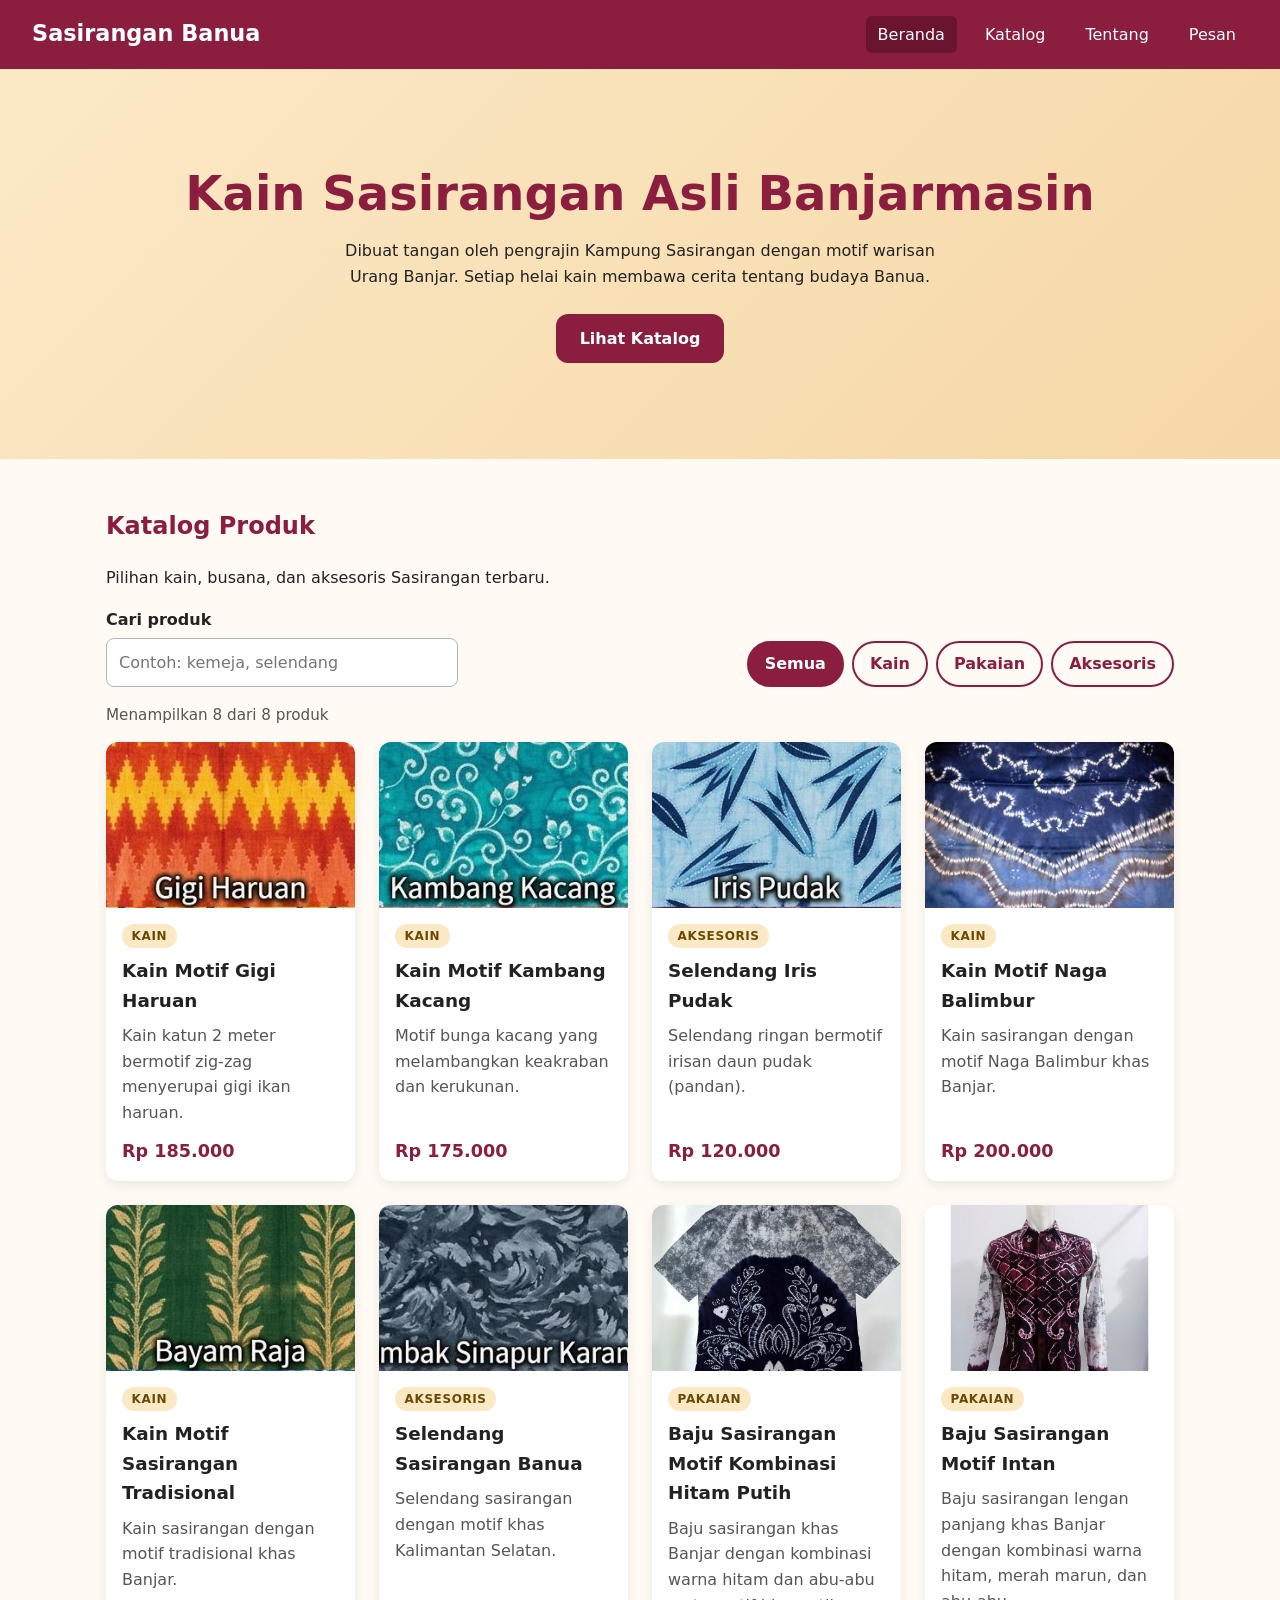
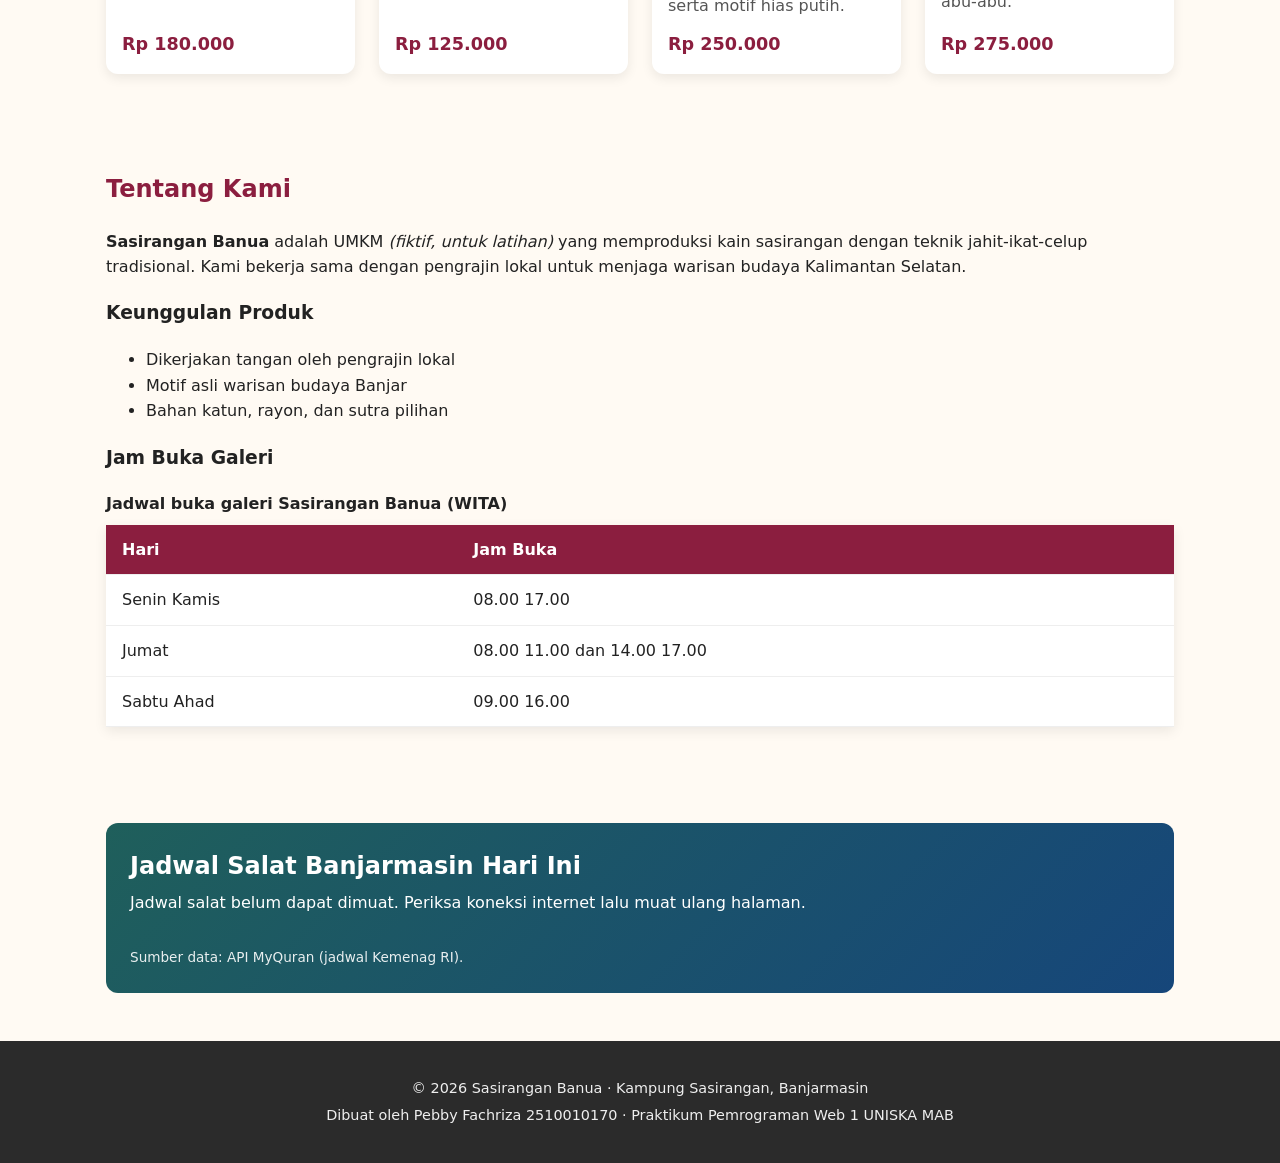
<file: index.html>
<!DOCTYPE html> 
<html lang="id"> 
<head>
<link rel="icon" type="image/x-icon" href="img/favicon.ico">
<link rel="stylesheet" href="css/style.css"> 
<script src="js/katalog.js" defer></script>
<script src="js/jadwal-salat.js" defer></script>  
  <meta charset="UTF-8"> 
  <meta name="viewport" content="width=device-width, initial-scale=1.0"> 
  <meta name="description" content="Katalog kain dan busana Sasirangan khas Banjarmasin karya pengrajin lokal."> 
  <title>Sasirangan Banua | Kain Khas Banjar</title> 
</head> 
<body> 
 <!-- ========== HEADER & NAVIGASI ========== --> 
<header class="header-situs"> 
  <p class="logo"><a href="index.html">Sasirangan Banua</a></p> 
  <nav aria-label="Navigasi utama"> 
    <ul class="menu"> 
      <li><a href="index.html" aria-current="page">Beranda</a></li> 
      <li><a href="#katalog">Katalog</a></li> 
      <li><a href="#tentang">Tentang</a></li> 
      <li><a href="kontak.html">Pesan</a></li>     </ul>   </nav> 
</header> 
<main> 
  <!-- ========== HERO ========== --> 
  <section class="hero" id="beranda"> 
    <h1>Kain Sasirangan Asli Banjarmasin</h1> 
    <p>Dibuat tangan oleh pengrajin Kampung Sasirangan dengan motif warisan Urang Banjar. 
      Setiap helai kain membawa cerita tentang budaya Banua.</p> 
    <a class="tombol" href="#katalog">Lihat Katalog</a>   </section> 
<!-- ========== KATALOG ========== --> 
<section class="bagian" id="katalog"> 
  <h2>Katalog Produk</h2> 
  <p>Pilihan kain, busana, dan aksesoris Sasirangan terbaru.</p>  
  <div class="kontrol-katalog"> 
  <div class="kolom"> 
    <label for="cari">Cari produk</label> 
    <input type="search" id="cari" placeholder="Contoh: kemeja, selendang">   </div> 
  <div class="filter" role="group" aria-label="Filter kategori"> 
    <button type="button" class="tombol-filter aktif" data-kategori="semua"       aria-pressed="true">Semua</button> 
    <button type="button" class="tombol-filter" data-kategori="kain"       aria-pressed="false">Kain</button> 
    <button type="button" class="tombol-filter" data-kategori="pakaian"       aria-pressed="false">Pakaian</button> 
    <button type="button" class="tombol-filter" data-kategori="aksesoris"       aria-pressed="false">Aksesoris</button>   </div> 
</div> 
 
<p id="info-jumlah" class="info-jumlah" aria-live="polite"></p> 
<div id="daftar-katalog" class="katalog-grid"></div> 
<noscript><p>Aktifkan JavaScript untuk melihat katalog produk.</p></noscript> 

  </div> 
</section> 
<!-- ========== TENTANG ========== --> 
  <section class="bagian" id="tentang"> 
    <h2>Tentang Kami</h2> 
    <p><strong>Sasirangan Banua</strong> adalah UMKM <em>(fiktif, untuk latihan)</em> yang       memproduksi kain sasirangan dengan teknik jahit-ikat-celup tradisional. Kami bekerja sama       dengan pengrajin lokal untuk menjaga warisan budaya Kalimantan Selatan.</p>  
    <h3>Keunggulan Produk</h3> 
    <ul> 
      <li>Dikerjakan tangan oleh pengrajin lokal</li> 
      <li>Motif asli warisan budaya Banjar</li> 
      <li>Bahan katun, rayon, dan sutra pilihan</li> 
    </ul> 
 
    <h3>Jam Buka Galeri</h3> 
    <table> 
      <caption>Jadwal buka galeri Sasirangan Banua (WITA)</caption> 
      <thead> 
        <tr> 
          <th scope="col">Hari</th> 
          <th scope="col">Jam Buka</th> 
        </tr> 
      </thead> 
      <tbody> 
        <tr> 
          <td>Senin Kamis</td> 
          <td>08.00 17.00</td> 
        </tr> 
        <tr> 
          <td>Jumat</td> 
          <td>08.00 11.00 dan 14.00 17.00</td>         </tr> 
        <tr> 
          <td>Sabtu Ahad</td> 
          <td>09.00 16.00</td> 
        </tr> 
      </tbody> 
    </table> 
  </section> 
  <!-- ========== JADWAL SALAT (data dari API) ========== --> 
<section class="bagian" id="jadwal"> 
  <div class="jadwal-salat" id="jadwal-salat"> 
    <h2>Jadwal Salat Banjarmasin Hari Ini</h2> 
    <p class="status" aria-live="polite">Memuat jadwal salat...</p>     <ul class="daftar-waktu" hidden></ul> 
    <p class="sumber">Sumber data: API MyQuran (jadwal Kemenag RI).</p> 
  </div> 
</section> 
</main> 
  <!-- ========== FOOTER ========== --> 
  <footer class="footer-situs"> 
    <p>&copy; 2026 Sasirangan Banua &middot; Kampung Sasirangan, Banjarmasin</p> 
    <p>Dibuat oleh Pebby Fachriza 2510010170 &middot; Praktikum Pemrograman Web 1 UNISKA MAB</p> 
  </footer> 
</body> 
</html> 

</body> 
</html>
</file>
<file: css/style.css>
/* =========================================================
    Sasirangan Banua — style.css
    Pendekatan: mobile-first (gaya dasar untuk HP, lalu
    disesuaikan untuk layar lebar dengan media query)
    ========================================================= */

/* ---------- 1. Variabel (custom properties) ---------- */
:root {
    --warna-utama: #8b1e3f;
    /* merah marun sasirangan */
    --warna-utama-gelap: #6a142f;
    --warna-aksen: #e0a526;
    /* kuning kunyit */
    --warna-krem: #fbe9c6;
    --warna-teks: #222222;
    --warna-teks-lembut: #555555;
    --warna-latar: #fffaf3;
    --warna-kartu: #ffffff;
    --radius: 12px;
    --bayangan: 0 4px 12px rgba(0, 0, 0, 0.08);
    --lebar-maks: 1100px;
}

/* ---------- 2. Reset ringan & dasar ---------- */
*,
*::before,
*::after {
    box-sizing: border-box;
}

html {
    scroll-behavior: smooth;
    scroll-padding-top: 7rem;
    /* agar judul tidak tertutup header sticky */
}

body {
    margin: 0;
    font-family: "Segoe UI", system-ui, -apple-system, Roboto, Arial, sans-serif;
    font-size: 1rem;
    line-height: 1.6;
    color: var(--warna-teks);
    background-color: var(--warna-latar);
}

img {
    display: block;
    max-width: 100%;
    height: auto;
}

a {
    color: var(--warna-utama);
}

/* Penanda fokus untuk pengguna keyboard — JANGAN dihapus */
a:focus-visible,
button:focus-visible,
input:focus-visible,
select:focus-visible,
textarea:focus-visible {
    outline: 3px solid var(--warna-utama-gelap);
    outline-offset: 2px;
}

/* ---------- 3. Header & navigasi (Flexbox) ---------- */
.header-situs {
    position: sticky;
    top: 0;
    z-index: 10;
    display: flex;
    flex-direction: column;
    /* HP: logo di atas menu */
    align-items: center;
    gap: 0.5rem;
    padding: 1rem;
    background-color: var(--warna-utama);
    color: #ffffff;
}

.logo {
    margin: 0;
    font-size: 1.4rem;
    font-weight: 700;
}

.logo a {
    color: inherit;
    text-decoration: none;
}

.menu {
    display: flex;
    flex-wrap: wrap;
    justify-content: center;
    gap: 0.25rem 1rem;
    margin: 0;
    padding: 0;
    list-style: none;
}

.menu a {
    display: block;
    padding: 0.35rem 0.75rem;
    border-radius: 6px;
    color: #ffffff;
    text-decoration: none;
}

.menu a:hover,
.menu a[aria-current="page"] {
    background-color: var(--warna-utama-gelap);
}

.header-situs a:focus-visible {
    outline-color: #ffffff;
    /* fokus putih agar terlihat di latar header yang gelap */
}

/* ---------- 4. Hero ---------- */
.hero {
    padding: 4rem 1rem;
    text-align: center;
    background: linear-gradient(135deg, var(--warna-krem), #f6d7a7);
}

.hero h1 {
    margin: 0 0 1rem;
    font-size: clamp(1.8rem, 5vw, 3rem);
    line-height: 1.2;
    color: var(--warna-utama);
}

.hero p {
    max-width: 40rem;
    margin: 0 auto 1.5rem;
}

/* ---------- 5. Tombol ---------- */
.tombol {
    display: inline-block;
    padding: 0.75rem 1.5rem;
    border: none;
    border-radius: var(--radius);
    background-color: var(--warna-utama);
    color: #ffffff;
    font: inherit;
    font-weight: 600;
    text-decoration: none;
    cursor: pointer;
    transition: background-color 0.2s ease, transform 0.2s ease;
}

.tombol:hover {
    background-color: var(--warna-utama-gelap);
    transform: translateY(-2px);
}

/* ---------- 6. Bagian (section) umum ---------- */
.bagian {
    max-width: var(--lebar-maks);
    margin-inline: auto;
    padding: 3rem 1rem;
}

.bagian h1,
.bagian h2 {
    margin-top: 0;
    color: var(--warna-utama);
}

/* ---------- 7. Katalog (CSS Grid) ---------- */
.katalog-grid {
    display: grid;
    grid-template-columns: repeat(auto-fill, minmax(240px, 1fr));
    gap: 1.5rem;
}

.kartu {
    display: flex;
    flex-direction: column;
    overflow: hidden;
    border-radius: var(--radius);
    background-color: var(--warna-kartu);
    box-shadow: var(--bayangan);
    transition: transform 0.2s ease;
}

.kartu:hover {
    transform: translateY(-4px);
}

.kartu img {
    width: 100%;
    aspect-ratio: 3 / 2;
    object-fit: cover;
}

.kartu-isi {
    display: flex;
    flex-direction: column;
    flex-grow: 1;
    /* isi kartu mengisi sisa tinggi */
    padding: 1rem;
}

.kartu h3 {
    margin: 0 0 0.5rem;
    font-size: 1.15rem;
}

.kartu p {
    margin: 0 0 0.75rem;
    color: var(--warna-teks-lembut);
}

.kartu .harga {
    margin-top: auto;
    /* harga selalu di bagian bawah kartu */
    margin-bottom: 0;
    font-size: 1.1rem;
    font-weight: 700;
    color: var(--warna-utama);
}

/* ---------- 8. Tabel ---------- */
table {
    width: 100%;
    border-collapse: collapse;
    background-color: var(--warna-kartu);
    box-shadow: var(--bayangan);
}

caption {
    margin-bottom: 0.5rem;
    font-weight: 600;
    text-align: left;
}

th,
td {
    padding: 0.75rem 1rem;
    border-bottom: 1px solid #eeeeee;
    text-align: left;
}

thead th {
    background-color: var(--warna-utama);
    color: #ffffff;
}

/* ---------- 9. Formulir ---------- */
.form-pesan {
    display: grid;
    gap: 1rem;
    max-width: 40rem;
    padding: 1.5rem;
    border-radius: var(--radius);
    background-color: var(--warna-kartu);
    box-shadow: var(--bayangan);
}

.kolom {
    display: flex;
    flex-direction: column;
    gap: 0.35rem;
}

label,
legend {
    font-weight: 600;
}

input,
select,
textarea {
    width: 100%;
    padding: 0.65rem 0.75rem;
    border: 1px solid #b5b5b5;
    border-radius: 8px;
    font: inherit;
}

fieldset {
    display: flex;
    flex-direction: column;
    gap: 0.35rem;
    border: 1px solid #dddddd;
    border-radius: 8px;
}

fieldset label,
.cek {
    display: flex;
    align-items: center;
    gap: 0.5rem;
    font-weight: 400;
}

input[type="radio"],
input[type="checkbox"] {
    width: auto;
}

/* ---------- 10. Footer ---------- */
.footer-situs {
    padding: 2rem 1rem;
    background-color: #2b2b2b;
    color: #eeeeee;
    font-size: 0.9rem;
    text-align: center;
}

.footer-situs p {
    margin: 0.25rem 0;
}

/* ---------- 11. Responsif: tablet & desktop ---------- */
@media (min-width: 768px) {
    .header-situs {
        flex-direction: row;
        /* logo kiri, menu kanan */
        justify-content: space-between;
        padding-inline: 2rem;
    }

    .hero {
        padding: 6rem 2rem;
    }
}

/* Hormati pengguna yang tidak ingin banyak animasi */
@media (prefers-reduced-motion: reduce) {
    html {
        scroll-behavior: auto;
    }

    * {
        transition: none !important;
    }
}
/* RESPONSIVE HP */
@media (max-width: 767px) {

    .header-situs {
        width: 100%;
        padding: 12px;
    }

    .logo {
        font-size: 1.2rem;
    }

    .menu {
        gap: 5px;
    }

    .menu a {
        padding: 8px 10px;
        font-size: 14px;
    }

    .hero {
        padding: 3rem 1rem;
    }

    .bagian {
        padding: 2rem 1rem;
    }

    /* Katalog menjadi 1 kolom di HP */
.katalog-grid {
    grid-template-columns: 1fr;
    gap: 1rem;
}

    .kartu {
        min-width: 0;
    }

    .kartu-isi {
        padding: 10px;
    }

    .kartu h3 {
        font-size: 1rem;
    }

    .kartu p {
        font-size: 0.85rem;
    }

    .form-pesan {
        width: 100%;
        padding: 1rem;
    }

    .footer-situs {
        padding: 1.5rem 1rem;
        font-size: 0.8rem;
    }
}

/* ---------- 12. Komponen interaktif (Modul 3) ---------- */
.kontrol-katalog {
  display: flex;
  flex-direction: column;
  gap: 1rem;
  margin-bottom: 1rem;
}

.filter {
  display: flex;
  flex-wrap: wrap;
  gap: 0.5rem;
}

.tombol-filter {
  padding: 0.5rem 1rem;
  border: 2px solid var(--warna-utama);
  border-radius: 999px;
  background-color: transparent;
  color: var(--warna-utama);
  font: inherit;
  font-weight: 600;
  cursor: pointer;
}

.tombol-filter:hover,
.tombol-filter.aktif {
  background-color: var(--warna-utama);
  color: #ffffff;
}

.info-jumlah {
  color: var(--warna-teks-lembut);
  font-size: 0.95rem;
}

.label-kategori {
  align-self: flex-start;
  margin-bottom: 0.5rem;
  padding: 0.15rem 0.6rem;
  border-radius: 999px;
  background-color: var(--warna-krem);
  color: #6a4a00;
  font-size: 0.75rem;
  font-weight: 700;
  letter-spacing: 0.05em;
  text-transform: uppercase;
}

.pesan-error {
  margin: 0;
  color: #b00020;
  font-size: 0.9rem;
}

.pesan-error:empty {
  display: none;
}

[aria-invalid="true"] {
  border-color: #b00020;
  background-color: #fff5f6;
}

.hasil-pesan {
  max-width: 40rem;
  margin-top: 2rem;
  padding: 1.5rem;
  border-left: 6px solid var(--warna-aksen);
  border-radius: var(--radius);
  background-color: var(--warna-kartu);
  box-shadow: var(--bayangan);
}

.hasil-pesan h2 {
  margin-top: 0;
}

.hasil-pesan pre {
  white-space: pre-wrap;
  font-family: inherit;
}

    @media (min-width: 768px)  {}
  .kontrol-katalog {
    flex-direction: row;
    align-items: flex-end;
    justify-content: space-between;
  }

  .kontrol-katalog .kolom {
    flex: 1;
    max-width: 22rem;
  }
/* ---------- 13. Widget jadwal salat (Modul 4) ---------- */ 
.jadwal-salat {   padding: 1.5rem; 
  border-radius: var(--radius); 
  background: linear-gradient(135deg, #1f5f5b, #16467a);   color: #ffffff; 
} 
 
.jadwal-salat h2 {   margin: 0 0 0.25rem;   color: #ffffff; 
} 
 
.jadwal-salat .status {   margin: 0 0 1rem; 
} 
 
.daftar-waktu {   display: grid; 
  grid-template-columns: repeat(auto-fit, minmax(110px, 1fr));   gap: 0.75rem;   margin: 0;   padding: 0;   list-style: none; 
} 
 
.daftar-waktu li {   display: flex;   flex-direction: column;   align-items: center;   padding: 0.75rem;   border-radius: 10px; 
  background-color: rgba(255, 255, 255, 0.15); 
} 
 
.daftar-waktu strong {   font-size: 1.4rem; 
} 
 
.jadwal-salat .sumber {   margin: 1rem 0 0;   font-size: 0.85rem;   opacity: 0.9; 
}
</file>
